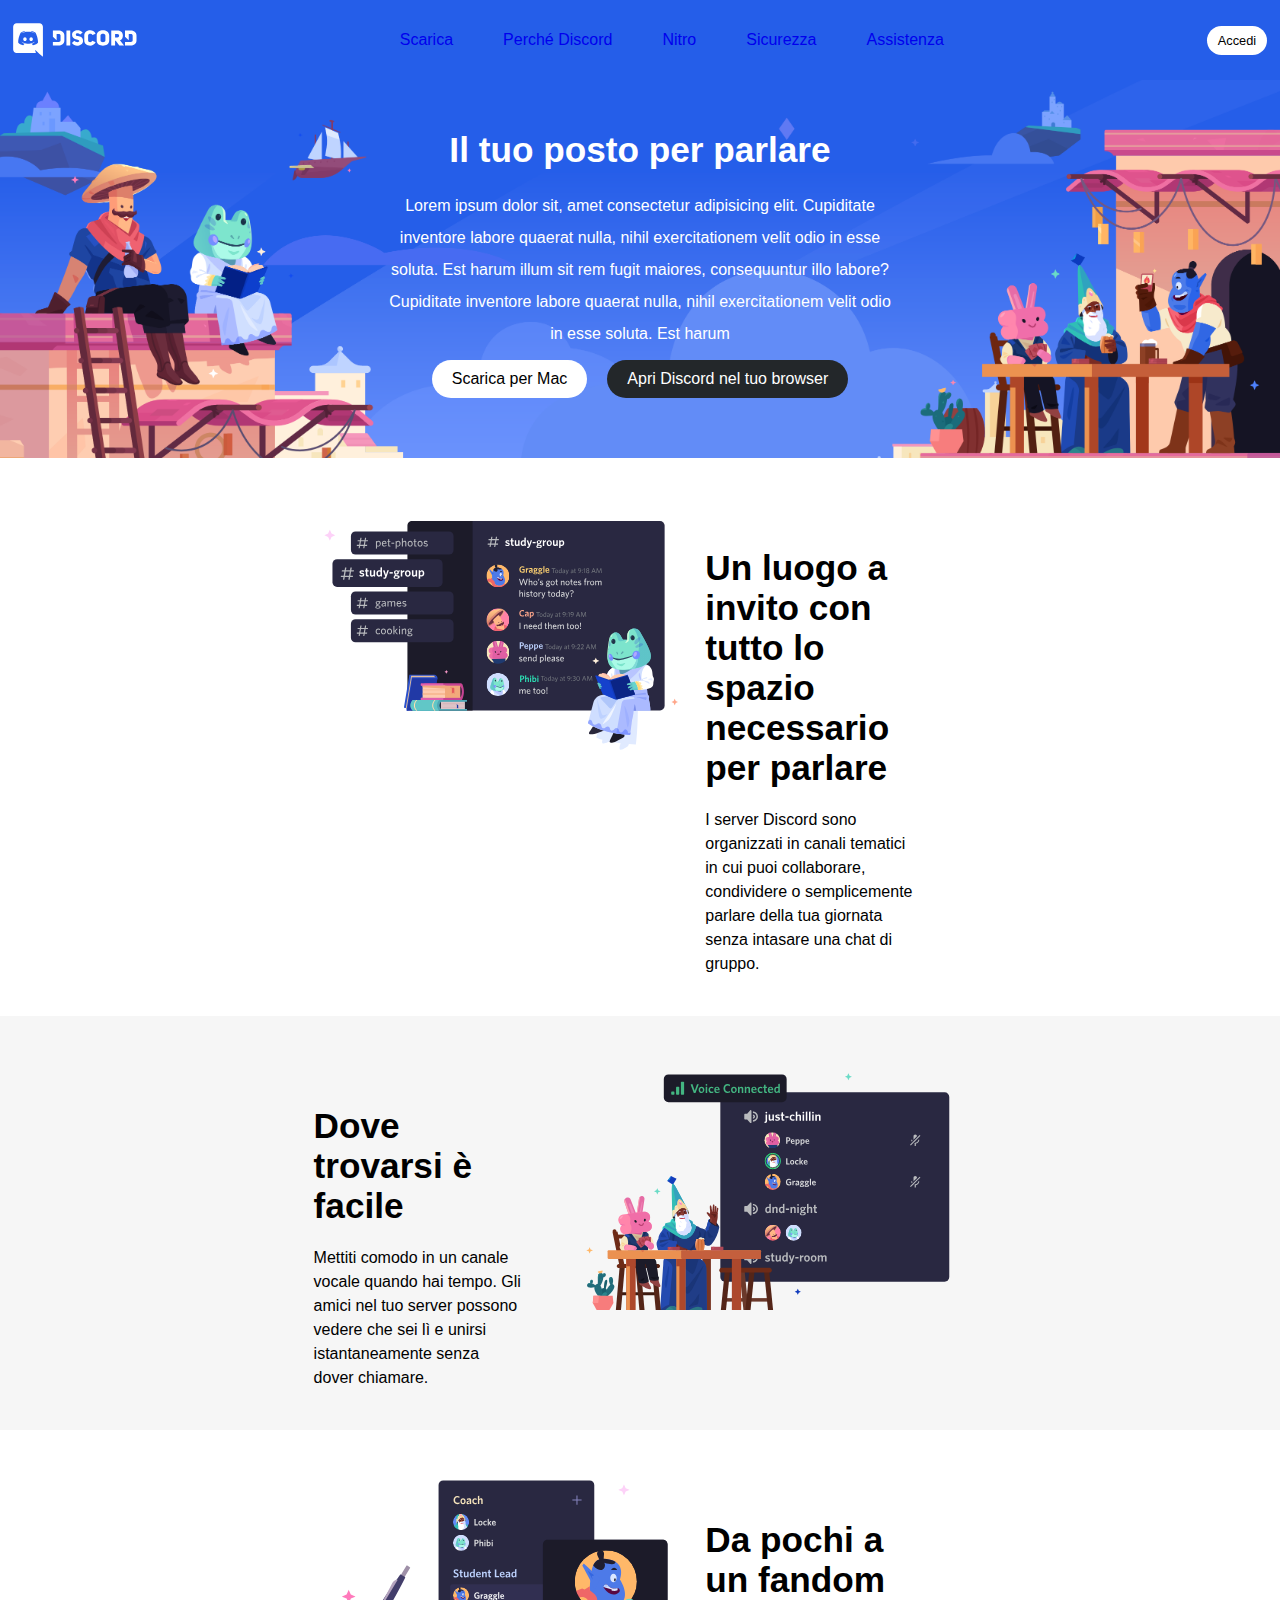
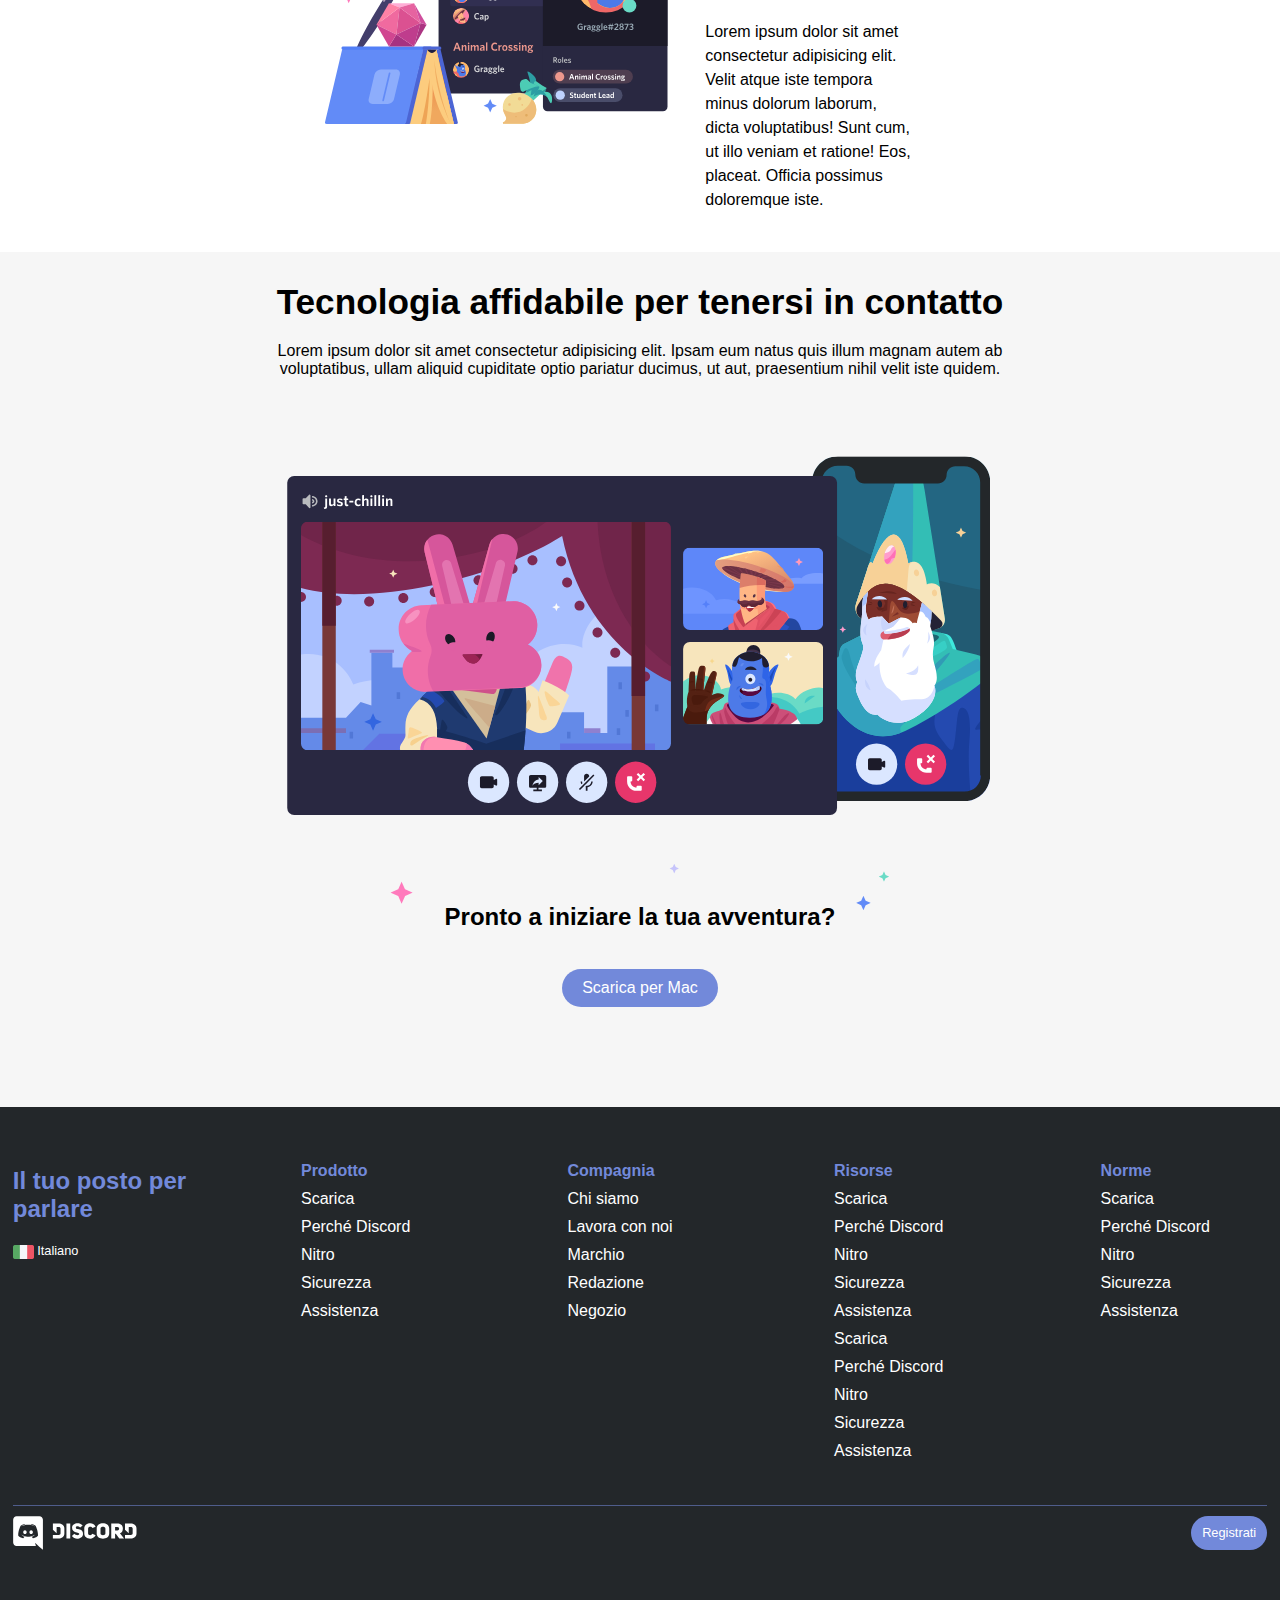
<file: index.html>
<!DOCTYPE html>
<html lang="en">
<head>
  <meta charset="UTF-8">
  <meta name="viewport" content="width=device-width, initial-scale=1.0">
  
  <link rel="stylesheet" href="https://cdnjs.cloudflare.com/ajax/libs/font-awesome/6.4.0/css/all.min.css" integrity="sha512-iecdLmaskl7CVkqkXNQ/ZH/XLlvWZOJyj7Yy7tcenmpD1ypASozpmT/E0iPtmFIB46ZmdtAc9eNBvH0H/ZpiBw==" crossorigin="anonymous"/>
  
  <link rel="stylesheet" href="assets/css/style.css">
  <title>Discord</title>
</head>

<body>

  <header>

    <div class="top-bar container flexbox">

      <!-- logo-top -->
      <div class="logo-top">
        <img src="assets/img/logo.svg" alt="Logo">
      </div>
      <!-- /logo-top -->
      
      <div class="nav">
        <ul class="flexbox">
          <li><a href="#">Scarica</a></li>
          <li><a href="#">Perché Discord</a></li>
          <li><a href="#">Nitro</a></li>
          <li><a href="#">Sicurezza</a></li>
          <li><a href="#">Assistenza</a></li>
        </ul>
      </div>
      <!-- /nav -->
      
      <!-- login -->
      <div class="button small-btn" id="login">
        <a href="#">Accedi</a>
      </div>
      <!-- /login -->

    </div>
    

  </header>
  
  <main>

    <!-- DESCRIZIONE + DOWNLOAD -->
    <div class="jumbotron">
      <div class="dida-download container">
        <h1>Il tuo posto per parlare</h1>
        
        <p>
          Lorem ipsum dolor sit, amet consectetur adipisicing elit. Cupiditate inventore labore quaerat nulla, nihil exercitationem velit odio in esse soluta. Est harum illum sit rem fugit maiores, consequuntur illo labore? Cupiditate inventore labore quaerat nulla, nihil exercitationem velit odio in esse soluta. Est harum 
        </p>
        
        <ul class="download flexbox">
          <li>
            <div class="button big-btn" id="top-mac-download">
              <a href="#">
                <i class="fa-solid fa-down-long"></i> Scarica per Mac
              </a>
            </div>
          </li>
          
          <li>
            <div class="button big-btn" id="link-web-app">
              <a href="#">Apri Discord nel tuo browser</a>
            </div>
          </li>
        </ul>
        
        
      </div>
    </div>
    <!-- /DESCRIZIONE + DOWNLOAD -->

    <!-- INFOBOX CONTAINER -->
    <div class="main-center flexbox">
      
      <!-- INFO 1 -->
      <section class="info-box">
        <div class="info-section container flexbox">
          
          <div class="img-box">
            <img src="assets/img/item1.svg" alt="">
          </div>

          <div class="text-box">
            <div class="text-container">
              <h2>Un luogo a invito con tutto lo spazio necessario per parlare</h2>
              <p>
                I server Discord sono organizzati in canali tematici in cui puoi collaborare, condividere o semplicemente parlare della tua giornata senza intasare una chat di gruppo.
              </p>
            </div>
            
          </div>

        </div>
        
      </section>
      <!-- /INFO 1 -->
      
      <!-- INFO 2 -->
      <section class="info-box">
        <div class="info-section container flexbox">
          
          <div class="text-box">
            <div class="text-container">
              <h2>Dove trovarsi è facile</h2>
              <p>
                Mettiti comodo in un canale vocale quando hai tempo. Gli amici nel tuo server possono vedere che sei lì e unirsi istantaneamente senza dover chiamare.
              </p>
            </div>
          </div>

          <div class="img-box">
            <img src="assets/img/item2.svg" alt="">
          </div>


        </div>
        
      </section>
      <!-- /INFO 2 -->
      
      <!-- INFO 3 -->
      <section class="info-box">
        <div class="info-section container flexbox">
          
          <div class="img-box">
            <img src="assets/img/item3.svg" alt="">
          </div>

          <div class="text-box">
            <div class="text-container">
              
              <h2>Da pochi a un fandom</h2>
              <p>Lorem ipsum dolor sit amet consectetur adipisicing elit. Velit atque iste tempora minus dolorum laborum, dicta voluptatibus! Sunt cum, ut illo veniam et ratione! Eos, placeat. Officia possimus doloremque iste.</p>
            </div>
          </div>

        </div>
        
      </section>
      <!-- /INFO 3 -->
      
      <!-- INFO 4 COLUMN -->
      <section class="info-box">
        <div class="special container flexbox">
          <div class="text-box">
            <h2>Tecnologia affidabile per tenersi in contatto</h2>
            <p>Lorem ipsum dolor sit amet consectetur adipisicing elit. Ipsam eum natus quis illum magnam autem ab voluptatibus, ullam aliquid cupiditate optio pariatur ducimus, ut aut, praesentium nihil velit iste quidem.</p>
          </div>

          <div class="img-box">
            <img src="assets/img/item4-big.svg" alt="">
          </div>

          <div class="cta">
            <div class="container">
              <h2>Pronto a iniziare la tua avventura?</h2>
            </div>
          </div>
          
          <div class="button big-btn" id="main-download">
            <a href="#">
              <i class="fa-solid fa-down-long"></i> Scarica per Mac
            </a>
          </div>

        </div>
        
      </section>
      <!-- /INFO 4 COLUMN GROW -->
    </div>
    <!-- /INFOBOX CONTAINER -->
    
    
  </main>
  
  <footer>
    <div class="footer-top container flexbox">
      <!-- dida + social -->
      <div class="dida">
        
        <h2>Il tuo posto per parlare</h2>
        
        <span>
          <a href="#">
            <img src="assets/img/ita.png" alt="">
            Italiano <i class="fa-solid fa-chevron-down"></i>
          </a>
        </span>
        
        <div class="social-icon">
          <i class="fa-brands fa-twitter"></i>
          <i class="fa-brands fa-instagram"></i>
          <i class="fa-brands fa-square-facebook"></i>
          <i class="fa-brands fa-youtube"></i>
        </div>

      </div>
      <!-- /dida + social -->
      
      <div class="menu flexbox">

        <div class="col">
          <ul>
            <li>Prodotto</li>
            <li><a href="#"></a>Scarica</li>
            <li><a href="#"></a>Perché Discord</li>
            <li><a href="#"></a>Nitro</li>
            <li><a href="#"></a>Sicurezza</li>
            <li><a href="#"></a>Assistenza</li>
          </ul>
        </div>

        <div class="col">
          <ul>
            <li>Compagnia</li>
            <li><a href="#"></a>Chi siamo</li>
            <li><a href="#"></a>Lavora con noi</li>
            <li><a href="#"></a>Marchio</li>
            <li><a href="#"></a>Redazione</li>
            <li><a href="#"></a>Negozio</li>
          </ul>
        </div>

        <div class="col">
          <ul>
            <li>Risorse</li>
            <li><a href="#"></a>Scarica</li>
            <li><a href="#"></a>Perché Discord</li>
            <li><a href="#"></a>Nitro</li>
            <li><a href="#"></a>Sicurezza</li>
            <li><a href="#"></a>Assistenza</li>
            <li><a href="#"></a>Scarica</li>
            <li><a href="#"></a>Perché Discord</li>
            <li><a href="#"></a>Nitro</li>
            <li><a href="#"></a>Sicurezza</li>
            <li><a href="#"></a>Assistenza</li>
          </ul>
        </div>

        <div class="col">
          <ul>
            <li>Norme</li>
            <li><a href="#"></a>Scarica</li>
            <li><a href="#"></a>Perché Discord</li>
            <li><a href="#"></a>Nitro</li>
            <li><a href="#"></a>Sicurezza</li>
            <li><a href="#"></a>Assistenza</li>
          </ul>
        </div>

      </div>
    </div>
    
    <div div class="footer-bottom container flexbox">
      
      <div class="logo-bottom">
        <img src="assets/img/logo.svg" alt="">
      </div>

      <div class="button small-btn" id="register">
        <a href="#">Registrati</a>
      </div>

    </div>
  </footer>
  
</body>
</html>
</file>
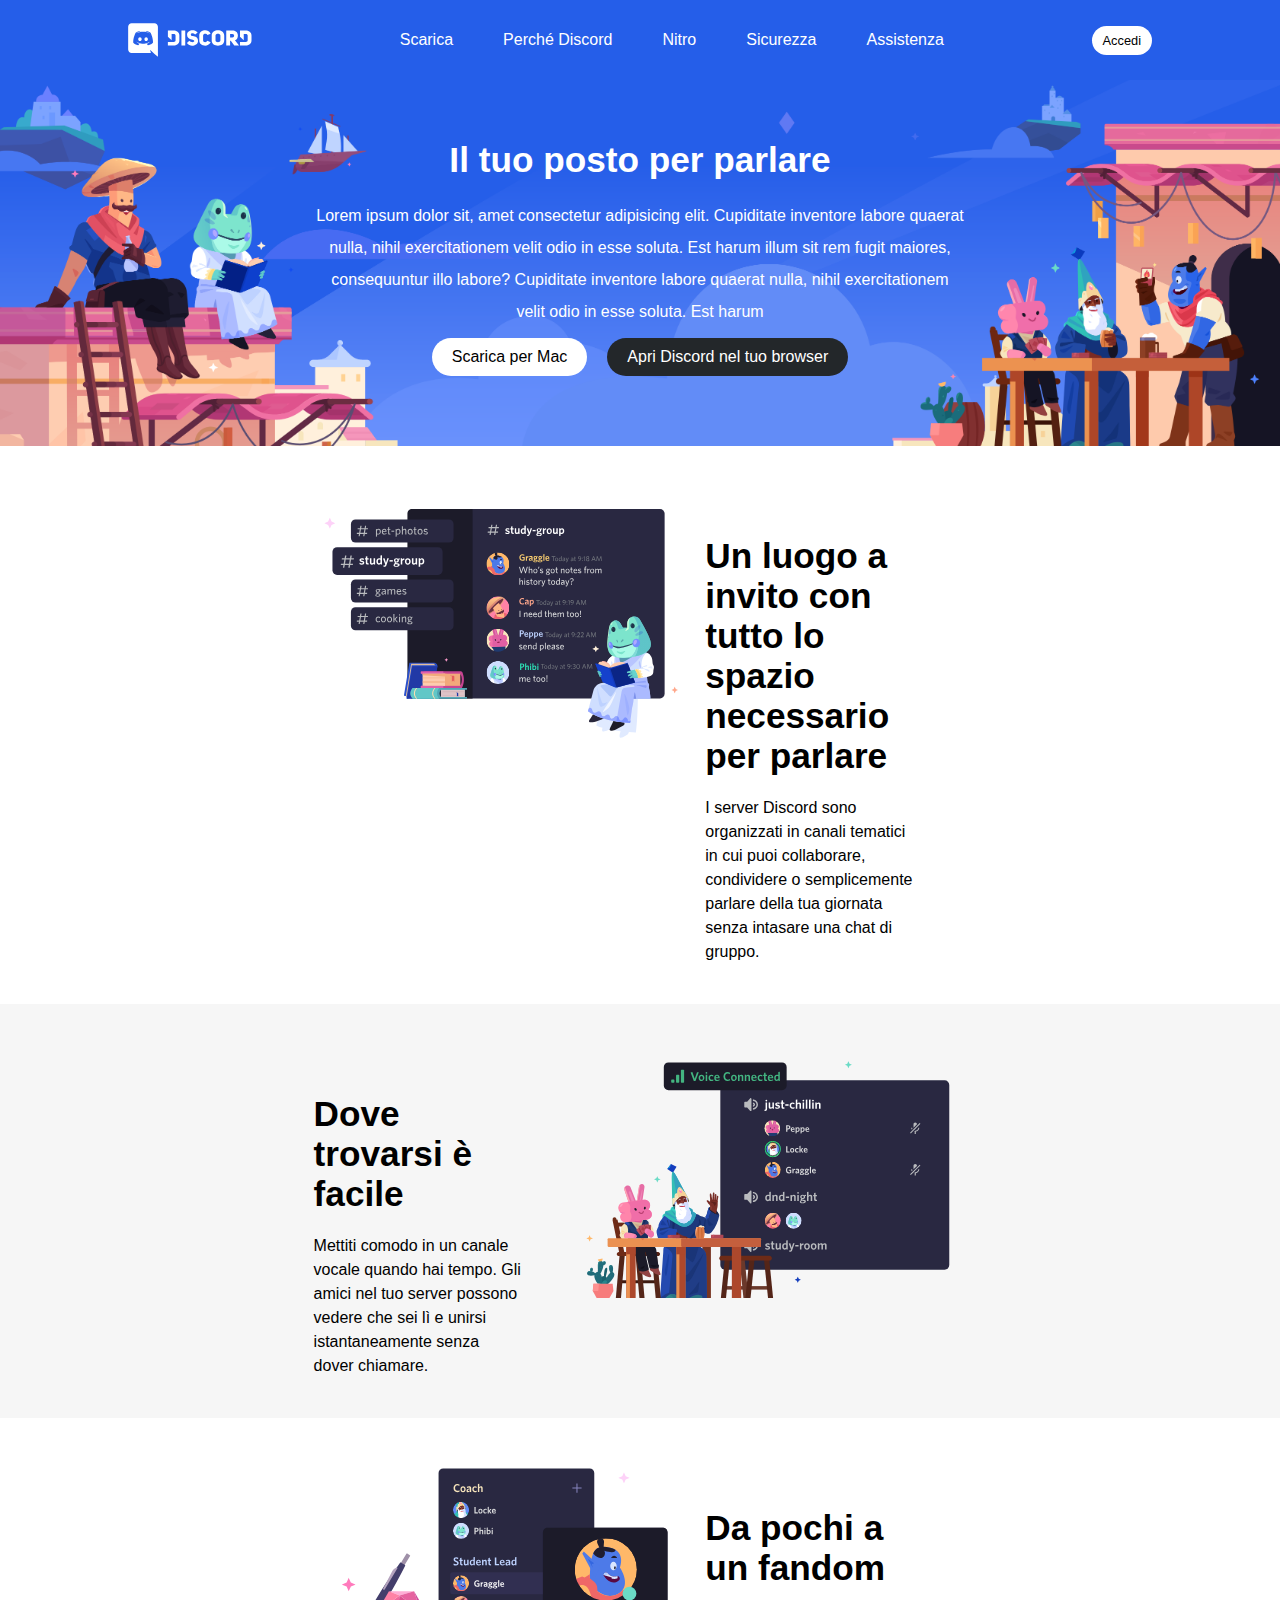
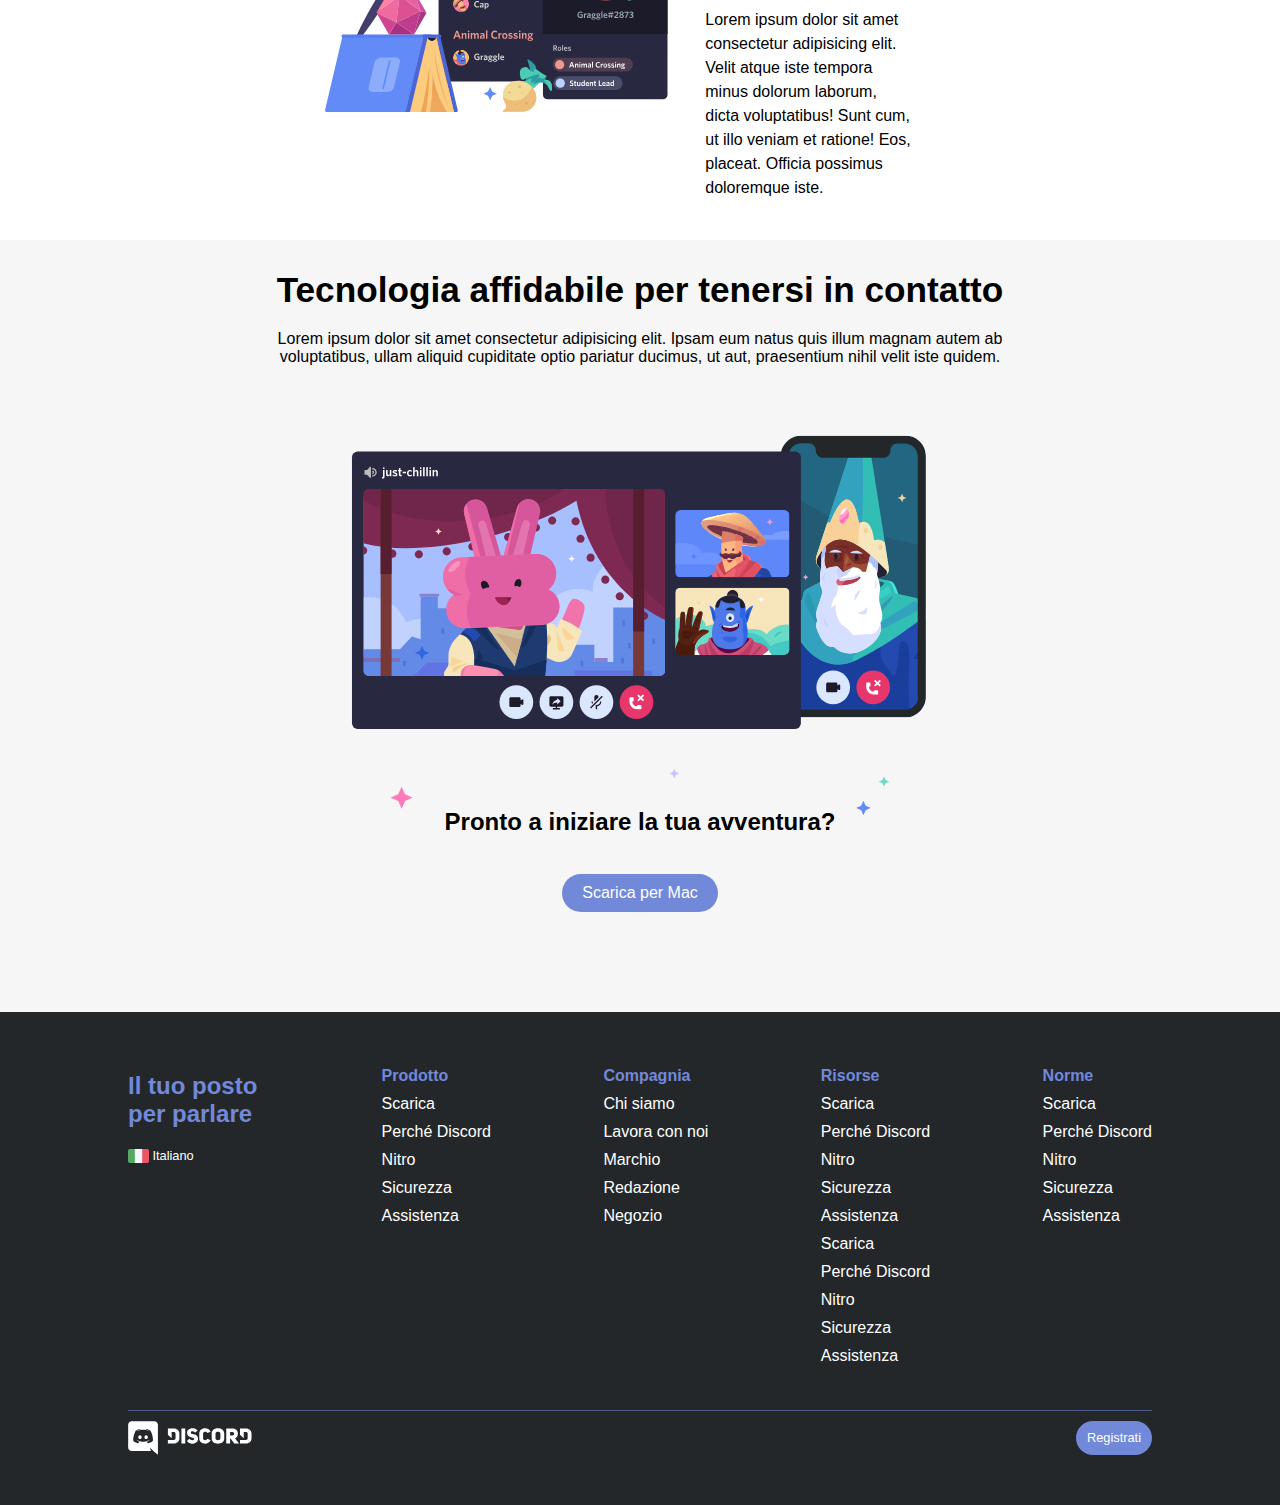
<file: index-alt.html>
<!DOCTYPE html>
<html lang="en">
<head>
  <meta charset="UTF-8">
  <meta name="viewport" content="width=device-width, initial-scale=1.0">
  
  <link rel="stylesheet" href="https://cdnjs.cloudflare.com/ajax/libs/font-awesome/6.4.0/css/all.min.css" integrity="sha512-iecdLmaskl7CVkqkXNQ/ZH/XLlvWZOJyj7Yy7tcenmpD1ypASozpmT/E0iPtmFIB46ZmdtAc9eNBvH0H/ZpiBw==" crossorigin="anonymous"/>
  
  <link rel="stylesheet" href="assets/css/style-alt.css">
  <title>Discord</title>
</head>

<body>

  <header>

    <div class="top-bar container flexbox">

      <!-- logo-top -->
      <div class="logo-top">
        <img src="assets/img/logo.svg" alt="Logo">
      </div>
      <!-- /logo-top -->
      
      <div class="nav">
        <ul class="flexbox">
          <li><a href="#">Scarica</a></li>
          <li><a href="#">Perché Discord</a></li>
          <li><a href="#">Nitro</a></li>
          <li><a href="#">Sicurezza</a></li>
          <li><a href="#">Assistenza</a></li>
        </ul>
      </div>
      <!-- /nav -->
      
      <!-- login -->
      <div class="button small-btn" id="login">
        <a href="#">Accedi</a>
      </div>
      <!-- /login -->

    </div>
    

  </header>
  
  <main>

    <!-- DESCRIZIONE + DOWNLOAD -->
    <div class="jumbotron">
      <div class="dida-download container">
        <h1>Il tuo posto per parlare</h1>
        
        <p>
          Lorem ipsum dolor sit, amet consectetur adipisicing elit. Cupiditate inventore labore quaerat nulla, nihil exercitationem velit odio in esse soluta. Est harum illum sit rem fugit maiores, consequuntur illo labore? Cupiditate inventore labore quaerat nulla, nihil exercitationem velit odio in esse soluta. Est harum 
        </p>
        
        <ul class="download flexbox">
          <li>
            <div class="button big-btn" id="top-mac-download">
              <a href="#">
                <i class="fa-solid fa-down-long"></i> Scarica per Mac
              </a>
            </div>
          </li>
          
          <li>
            <div class="button big-btn" id="link-web-app">
              <a href="#">Apri Discord nel tuo browser</a>
            </div>
          </li>
        </ul>
        
        
      </div>
    </div>
    <!-- /DESCRIZIONE + DOWNLOAD -->

    <!-- INFOBOX CONTAINER -->
    <div class="main-center flexbox">
      
      <!-- INFO 1 -->
      <section class="info-box">
        <div class="info-section container flexbox">
          
          <div class="img-box">
            <img src="assets/img/item1.svg" alt="">
          </div>

          <div class="text-box">
            <div class="text-container">
              <h2>Un luogo a invito con tutto lo spazio necessario per parlare</h2>
              <p>
                I server Discord sono organizzati in canali tematici in cui puoi collaborare, condividere o semplicemente parlare della tua giornata senza intasare una chat di gruppo.
              </p>
            </div>
            
          </div>

        </div>
        
      </section>
      <!-- /INFO 1 -->
      
      <!-- INFO 2 -->
      <section class="info-box">
        <div class="info-section container flexbox">
          
          <div class="text-box">
            <div class="text-container">
              <h2>Dove trovarsi è facile</h2>
              <p>
                Mettiti comodo in un canale vocale quando hai tempo. Gli amici nel tuo server possono vedere che sei lì e unirsi istantaneamente senza dover chiamare.
              </p>
            </div>
          </div>

          <div class="img-box">
            <img src="assets/img/item2.svg" alt="">
          </div>


        </div>
        
      </section>
      <!-- /INFO 2 -->
      
      <!-- INFO 3 -->
      <section class="info-box">
        <div class="info-section container flexbox">
          
          <div class="img-box">
            <img src="assets/img/item3.svg" alt="">
          </div>

          <div class="text-box">
            <div class="text-container">
              
              <h2>Da pochi a un fandom</h2>
              <p>Lorem ipsum dolor sit amet consectetur adipisicing elit. Velit atque iste tempora minus dolorum laborum, dicta voluptatibus! Sunt cum, ut illo veniam et ratione! Eos, placeat. Officia possimus doloremque iste.</p>
            </div>
          </div>

        </div>
        
      </section>
      <!-- /INFO 3 -->
      
      <!-- INFO 4 COLUMN -->
      <section class="info-box">
        <div class="special container flexbox">
          <div class="text-box">
            <h2>Tecnologia affidabile per tenersi in contatto</h2>
            <p>Lorem ipsum dolor sit amet consectetur adipisicing elit. Ipsam eum natus quis illum magnam autem ab voluptatibus, ullam aliquid cupiditate optio pariatur ducimus, ut aut, praesentium nihil velit iste quidem.</p>
          </div>

          <div class="img-box">
            <img src="assets/img/item4-big.svg" alt="">
          </div>

          <div class="cta">
            <div class="container">
              <h2>Pronto a iniziare la tua avventura?</h2>
            </div>
          </div>
          
          <div class="button big-btn" id="main-download">
            <a href="#">
              <i class="fa-solid fa-down-long"></i> Scarica per Mac
            </a>
          </div>

        </div>
        
      </section>
      <!-- /INFO 4 COLUMN GROW -->
    </div>
    <!-- /INFOBOX CONTAINER -->
    
    
  </main>
  
  <footer>
    <div class="footer-top container flexbox">
      <!-- dida + social -->
      <div class="dida">
        
        <h2>Il tuo posto per parlare</h2>
        
        <span>
          <a href="#">
            <img src="assets/img/ita.png" alt="">
            Italiano <i class="fa-solid fa-chevron-down"></i>
          </a>
        </span>
        
        <div class="social-icon">
          <i class="fa-brands fa-twitter"></i>
          <i class="fa-brands fa-instagram"></i>
          <i class="fa-brands fa-square-facebook"></i>
          <i class="fa-brands fa-youtube"></i>
        </div>

      </div>
      <!-- /dida + social -->
      
      <div class="menu flexbox">

        <div class="col">
          <ul>
            <li>Prodotto</li>
            <li><a href="#"></a>Scarica</li>
            <li><a href="#"></a>Perché Discord</li>
            <li><a href="#"></a>Nitro</li>
            <li><a href="#"></a>Sicurezza</li>
            <li><a href="#"></a>Assistenza</li>
          </ul>
        </div>

        <div class="col">
          <ul>
            <li>Compagnia</li>
            <li><a href="#"></a>Chi siamo</li>
            <li><a href="#"></a>Lavora con noi</li>
            <li><a href="#"></a>Marchio</li>
            <li><a href="#"></a>Redazione</li>
            <li><a href="#"></a>Negozio</li>
          </ul>
        </div>

        <div class="col">
          <ul>
            <li>Risorse</li>
            <li><a href="#"></a>Scarica</li>
            <li><a href="#"></a>Perché Discord</li>
            <li><a href="#"></a>Nitro</li>
            <li><a href="#"></a>Sicurezza</li>
            <li><a href="#"></a>Assistenza</li>
            <li><a href="#"></a>Scarica</li>
            <li><a href="#"></a>Perché Discord</li>
            <li><a href="#"></a>Nitro</li>
            <li><a href="#"></a>Sicurezza</li>
            <li><a href="#"></a>Assistenza</li>
          </ul>
        </div>

        <div class="col">
          <ul>
            <li>Norme</li>
            <li><a href="#"></a>Scarica</li>
            <li><a href="#"></a>Perché Discord</li>
            <li><a href="#"></a>Nitro</li>
            <li><a href="#"></a>Sicurezza</li>
            <li><a href="#"></a>Assistenza</li>
          </ul>
        </div>

      </div>
    </div>
    
    <div div class="footer-bottom container flexbox">
      
      <div class="logo-bottom">
        <img src="assets/img/logo.svg" alt="">
      </div>

      <div class="button small-btn" id="register">
        <a href="#">Registrati</a>
      </div>

    </div>
  </footer>
  
</body>
</html>
</file>
<file: assets/css/style.css>
* {
  margin: 0;
  padding: 0;
  box-sizing: border-box;
}

body {
  font-family: 'Trebuchet MS', 'Lucida Sans Unicode', 'Lucida Grande', 'Lucida Sans', Arial, sans-serif;
  background-color: #fff;
}

main {
  padding-top: 80px;
}

a {
  text-decoration: none;
}

ul li {
  list-style: none;
}

img {
  vertical-align: middle;
}

i:hover {
  cursor: pointer;
}

.debug {
  border: 3px solid black;
}

.debug-box > div {
  background-color: rgba(255, 0, 0, 0,2);
  border: 1px solid black;
}

.container {
  width: 98%;
  max-width: 1400px;
  margin: 0 auto;
}

.flexbox {
  display: flex;
  justify-content: center;
}

.clearfix::after {
  content: '';
  display: table;
  clear: both;
}

/* HEADER */

header {
  background-color: #255EE9;
  height: 80px; 
  position: fixed;
  width: 100%;
  /* top: 0; */
  /* bottom: auto; */
}

header .top-bar {
  justify-content: space-between;
  align-items: center;
  height: 100%;
}

.top-bar ul li {
  padding: 0 25px;
  color: white;
}

.button {
  border-radius: 20px;
  background-color: white;
  display: inline-block;
}

.button.small-btn {
  font-size: 0.8rem;
  padding: 7px 11px;
}

.button a {
  color: black;
}

.top-bar .nav a:hover {
  color: white;
  text-decoration: underline;
}

.top-bar .nav a:visited {
  color: white;
}

/* JUMBOTRON */

.jumbotron {
  padding: 50px 0;
  background-position: center;
  background-image: url(../img/jumbo.png);
  background-size: cover;
  background-repeat: no-repeat;
  width: 100%;
  color: white;
  text-align: center;
  /* height: 400px; */
}


.jumbotron .container {
  width: 40%;
}

.jumbotron h1 {
  padding-bottom: 20px;
  font-size: 2.2rem;
}

.jumbotron p {
  line-height: 2;
}

.download {
  justify-content: center;
}

.jumbotron ul li {
  padding: 10px;
}


.button.big-btn a {
  padding: 10px 20px;
  display: inline-block;
}

#link-web-app {
  background-color: #23272A;
}

#link-web-app a {
  color: white;
}

/* MAIN */

.main-center {
  flex-direction: column;
}

.info-section {
  width: 51%;
  padding: 40px 0;
}

.info-box .img-box {
  width: 60%;
  text-align: center;
}

.info-box .img-box img {
  width: 100%;
}

.info-box .text-box {
  width: 40%;
  /* height: 100%; */
}

.text-container {
  width: 80%;
  padding-top: 50px;
}

.text-container > h2,
.special .text-box > h2 {
  padding-bottom: 20px;
  font-size: 2.2rem;
}

.text-container > p {
  line-height: 1.5;
}

/* ULTIMA SEZIONE SPECIAL */

.info-box .special {
  flex-direction: column;
  align-items: center;
  padding-bottom: 100px;
}

.main-center .info-box:nth-child(even){
  background-color: #F6F6F6;;
}

.special .text-box {
  text-align: center;
  width: 100%;
  max-width: 750px;
  padding: 30px 0;
}

.special .img-box {
  padding: 0;
}

.special .img-box img {
  height: 100%;  
}

.cta {
  padding: 50px 0;
  background-image: url(../img/stars.svg);
  background-size: contain;
  background-repeat: no-repeat;
  width: 500px;
  text-align: center;
  line-height: 5px;
} 

#main-download {
  background-color: #7289DA;
}

#main-download a {
  color: white;
}
/* /ULTIMA SEZIONE SPECIAL */


/* FOOTER */

footer {
  background-color: #23272A;
  color: white;
  padding: 50px 0;
  height: 100%;
}

footer h2 {
  color: #7289DA;
}

footer span {
  display: inline-block;
  padding: 20px 0;
  font-size: 0.8rem;
}

/* FOOTER TOP */

.footer-top {
  border-bottom: 1px solid #4F5D8C;
  margin-bottom: 10px;
}

.footer-top a {
  color: white;
}

.footer-top .dida {
  width: 15%;
  padding-top: 10px;
}

.footer-top .dida span i {
  font-size: 0.7rem;
}

.footer-top .menu {
  width: 85%;
  /* height: 100%; */
}

.footer-top .menu .col {
  /* height: 250px; */
  flex-basis: 100%;
  padding-bottom: 40px;
  /* text-align: center; */
}

.social-icon i {
  padding-right: 20px;
}

.dida img {
  height: 14px;
}

.menu ul li {
  padding: 5px 0 5px 100px;
}

.menu li:first-child {
  color: #7289DA;
  font-weight: bold;
}

/* FOOTER BOTTOM */

.footer-bottom {
  justify-content: space-between;
}
#register {
  background-color: #7289DA;
}

#register a {
  color: white;
  line-height: 20px;
}
</file>
<file: assets/css/style-alt.css>
* {
  margin: 0;
  padding: 0;
  box-sizing: border-box;
}

body {
  font-family: 'Trebuchet MS', 'Lucida Sans Unicode', 'Lucida Grande', 'Lucida Sans', Arial, sans-serif;
  background-color: #fff;
}

main {
  padding-top: 80px;
}

a {
  text-decoration: none;
}

ul li {
  list-style: none;
}

img {
  vertical-align: middle;
}

i:hover {
  cursor: pointer;
}

.debug {
  border: 3px solid black;
}

.debug-box > div {
  background-color: rgba(255, 0, 0, 0,2);
  border: 1px solid black;
}

.container {
  width: 80%;
  max-width: 1400px;
  margin: 0 auto;
}

.flexbox {
  display: flex;
  justify-content: center;
}

.clearfix::after {
  content: '';
  display: table;
  clear: both;
}

/* HEADER */

header {
  background-color: #255EE9;
  height: 80px; 
  position: fixed;
  width: 100%;
  /* top: 0; */
  /* bottom: auto; */
}

header .top-bar {
  justify-content: space-between;
  align-items: center;
  height: 100%;
}

.top-bar ul li {
  padding: 0 25px;
  color: white;
}

.button {
  border-radius: 20px;
  background-color: white;
  display: inline-block;
}

.button.small-btn {
  font-size: 0.8rem;
  padding: 7px 11px;
}

.button a {
  color: black;
}

.top-bar .nav a:hover {
  color: white;
  text-decoration: underline;
}

.top-bar .nav a,
.top-bar .nav a:visited {
  color: white;
}

/* JUMBOTRON */

.jumbotron {
  padding: 60px 0;
  background-position: center;
  background-image: url(../img/jumbo.png);
  background-size: cover;
  background-repeat: no-repeat;
  /* width: 100%; */
  color: white;
  text-align: center;
  /* height: 400px; */
}


.jumbotron {
  width: 100%;
}

.jumbotron .dida-download {
  width: 100%;  
  max-width: 650px;
}

.jumbotron h1 {
  padding-bottom: 20px;
  font-size: 2.2rem;
}

.jumbotron p {
  line-height: 2;
}

.download {
  justify-content: center;
}

.jumbotron ul li {
  padding: 10px;
}


.button.big-btn a {
  padding: 10px 20px;
  display: inline-block;
}

#link-web-app {
  background-color: #23272A;
}

#link-web-app a {
  color: white;
}

/* MAIN */

.main-center {
  flex-direction: column;
}

.info-section {
  width: 51%;
  padding: 40px 0;
}

.info-box .img-box {
  width: 60%;
  text-align: center;
}

.info-box .img-box img {
  width: 100%;
}

.info-box .text-box {
  width: 40%;
  /* height: 100%; */
}

.text-container {
  width: 80%;
  padding-top: 50px;
}

.text-container > h2,
.special .text-box > h2 {
  padding-bottom: 20px;
  font-size: 2.2rem;
}

.text-container > p {
  line-height: 1.5;
}

/* ULTIMA SEZIONE SPECIAL */

.info-box .special {
  flex-direction: column;
  align-items: center;
  padding-bottom: 100px;
}

.main-center .info-box:nth-child(even){
  background-color: #F6F6F6;;
}

.special .text-box {
  text-align: center;
  width: 100%;
  max-width: 750px;
  padding: 30px 0;
}

.special .img-box {
  padding: 0;
}

.special .img-box img {
  height: 100%;  
}

.cta {
  padding: 50px 0;
  background-image: url(../img/stars.svg);
  background-size: contain;
  background-repeat: no-repeat;
  width: 500px;
  text-align: center;
  line-height: 5px;
} 

#main-download {
  background-color: #7289DA;
}

#main-download a {
  color: white;
}
/* /ULTIMA SEZIONE SPECIAL */


/* FOOTER */

footer {
  background-color: #23272A;
  color: white;
  padding: 50px 0;
  height: 100%;
}

footer h2 {
  color: #7289DA;
}

footer span {
  display: inline-block;
  padding: 20px 0;
  font-size: 0.8rem;
}

/* FOOTER TOP */

.footer-top {
  border-bottom: 1px solid #4F5D8C;
  margin-bottom: 10px;
}

.footer-top a {
  color: white;
}

.footer-top .dida {
  width: 15%;
  padding-top: 10px;
}

.footer-top .dida span i {
  font-size: 0.7rem;
}

.footer-top .menu {
  width: 85%;
  justify-content: space-between;
  /* height: 100%; */
}

.footer-top .menu .col {
  /* height: 250px; */
  /* flex-basis: 100%; */
  padding-bottom: 40px;
  /* text-align: center; */
}

.social-icon i {
  padding-right: 20px;
}

.dida img {
  height: 14px;
}

.menu ul li {
  padding: 5px 0 5px 100px;
}

.menu li:first-child {
  color: #7289DA;
  font-weight: bold;
}

/* FOOTER BOTTOM */

.footer-bottom {
  justify-content: space-between;
}
#register {
  background-color: #7289DA;
}

#register a {
  color: white;
  line-height: 20px;
}
</file>
